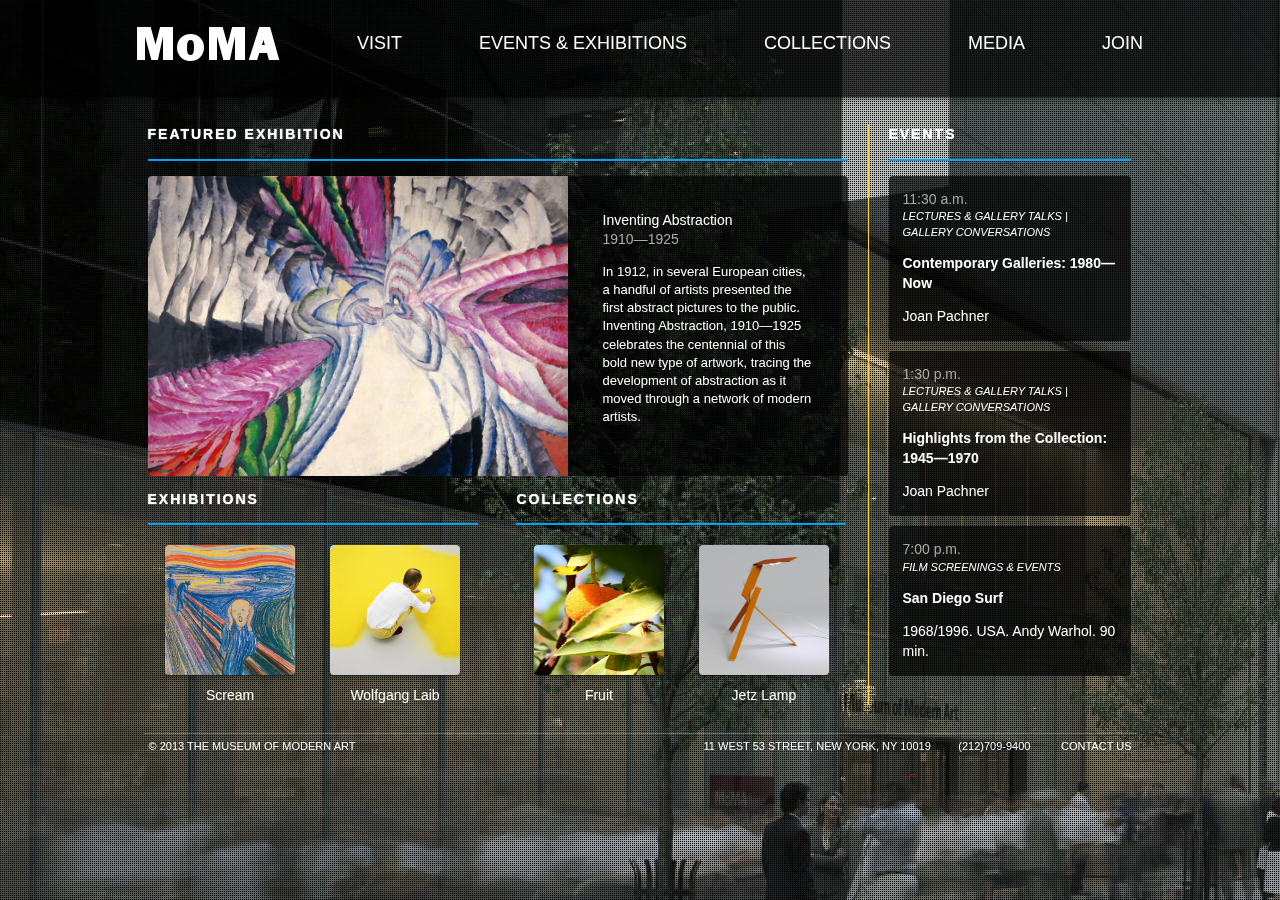
<file: index.html>
<!DOCTYPE html>

<html>
<head>
    <!-- enable HTML5 elements in IE7+8 -->
        <!--[if lt IE 9]>
        <script src="http://html5shim.googlecode.com/svn/trunk/html5.js"></script>
    <![endif]-->
    <link rel="stylesheet" href="css/reset.min.css">
    <link rel="stylesheet" href="css/style.min.css">
</head>
<body>

<div id="wrapper" class="group">

<div id="masthead" class="group">
     <nav>
         <ul>
             <li><a href="index.html"><img src="img/moma-logo.png"></a></li>
             <li><a href="visit.html">Visit</a></li>
             <li><a href="exhibition.html">Events &amp; Exhibitions</a></li>
             <li><a href="#">Collections</a></li>
             <li><a href="media.html">Media</a></li>
             <li><a href="#">Join</a></li>
         </ul>
     </nav>
</div>

    <div class="container">

    <div id="left" class="two-thirds">

        <div class="feature-wrap">
        <h1>Featured Exhibition</h1>
        <hr/>
            <div class="feature">
            <img src="img/inventing_abstraction.jpg"/>

            <div class="feature-info">
                Inventing Abstraction<br/>
                <span class="date">1910&mdash;1925</span>
                <p>
                    In 1912, in several European cities, a handful of artists presented the first abstract pictures to the public. Inventing Abstraction, 1910&mdash;1925 celebrates the centennial of this bold new type of artwork, tracing the development of abstraction as it moved through a network of modern artists.
                </p>
            </div>

            </div>
        </div> <!-- end feature-wrap -->

        <div id="exhibitions">
            <h2>Exhibitions</h2>
            <hr>
            <figure>
                <img class="shadow" src="img/munch_scream.jpg"/>
                <figcaption>Scream</figcaption>
            </figure>
            <figure>
                <img  class="shadow" src="img/wolfgang_lab.jpg"/>
                <figcpation>Wolfgang Laib</figcaption>
            </figure>
        </div>


        <div id="collections">
            <h2>Collections</h2>
            <hr>
            <figure>
                <img class="shadow" src="img/fruit.jpg"/>
                <figcaption>Fruit</figcaption>
                <!-- Fruit ; Roe Ethridge (American, born 1969) -->
            </figure>
            <figure>
                <img  class="shadow" src="img/jetz_lamp.jpg"/>
                <figcaption>Jetz Lamp</figcaption>
            </figure>
        </div>

    </div> <!--end left -->

    <div id = "right" class="one-third">
        <div>
        <h1>Events</h1>
        <hr/>

        <figure class="event">
            <span class="date">11:30 a.m.</span>
            <em>LECTURES &amp; GALLERY TALKS | GALLERY CONVERSATIONS</em>
            <h3>Contemporary Galleries: 1980&mdash;Now</h3>
            Joan Pachner
        </figure>

        <figure class="event">
           <span class="date">1:30 p.m.</span>
            <em>LECTURES &amp; GALLERY TALKS | GALLERY CONVERSATIONS</em>
            <h3>Highlights from the Collection: 1945&mdash;1970</h3>
            Joan Pachner
        </figure>

        <figure class="event">
            <span class="date">7:00 p.m.</span>
            <em>FILM SCREENINGS &amp; EVENTS</em>
            <h3>San Diego Surf</h3>
            1968/1996. USA. Andy Warhol. 90 min.
        </figure>
        </div>
    </div> <!--end right -->
    
    <div class="clearfix"></div>
    </div><!-- end container -->



</div> <!-- end wrapper -->

<footer>
    <span>&copy; 2013 THE MUSEUM OF MODERN ART</span> <div><span>11 West 53 Street, New York, NY 10019</span> <span>(212)709-9400</span> <span>Contact Us</span></div>
</footer>



<img id="bg" src="img/moma-bg.jpg" />
<div id="pattern"></div>

</body>
</html>
</file>
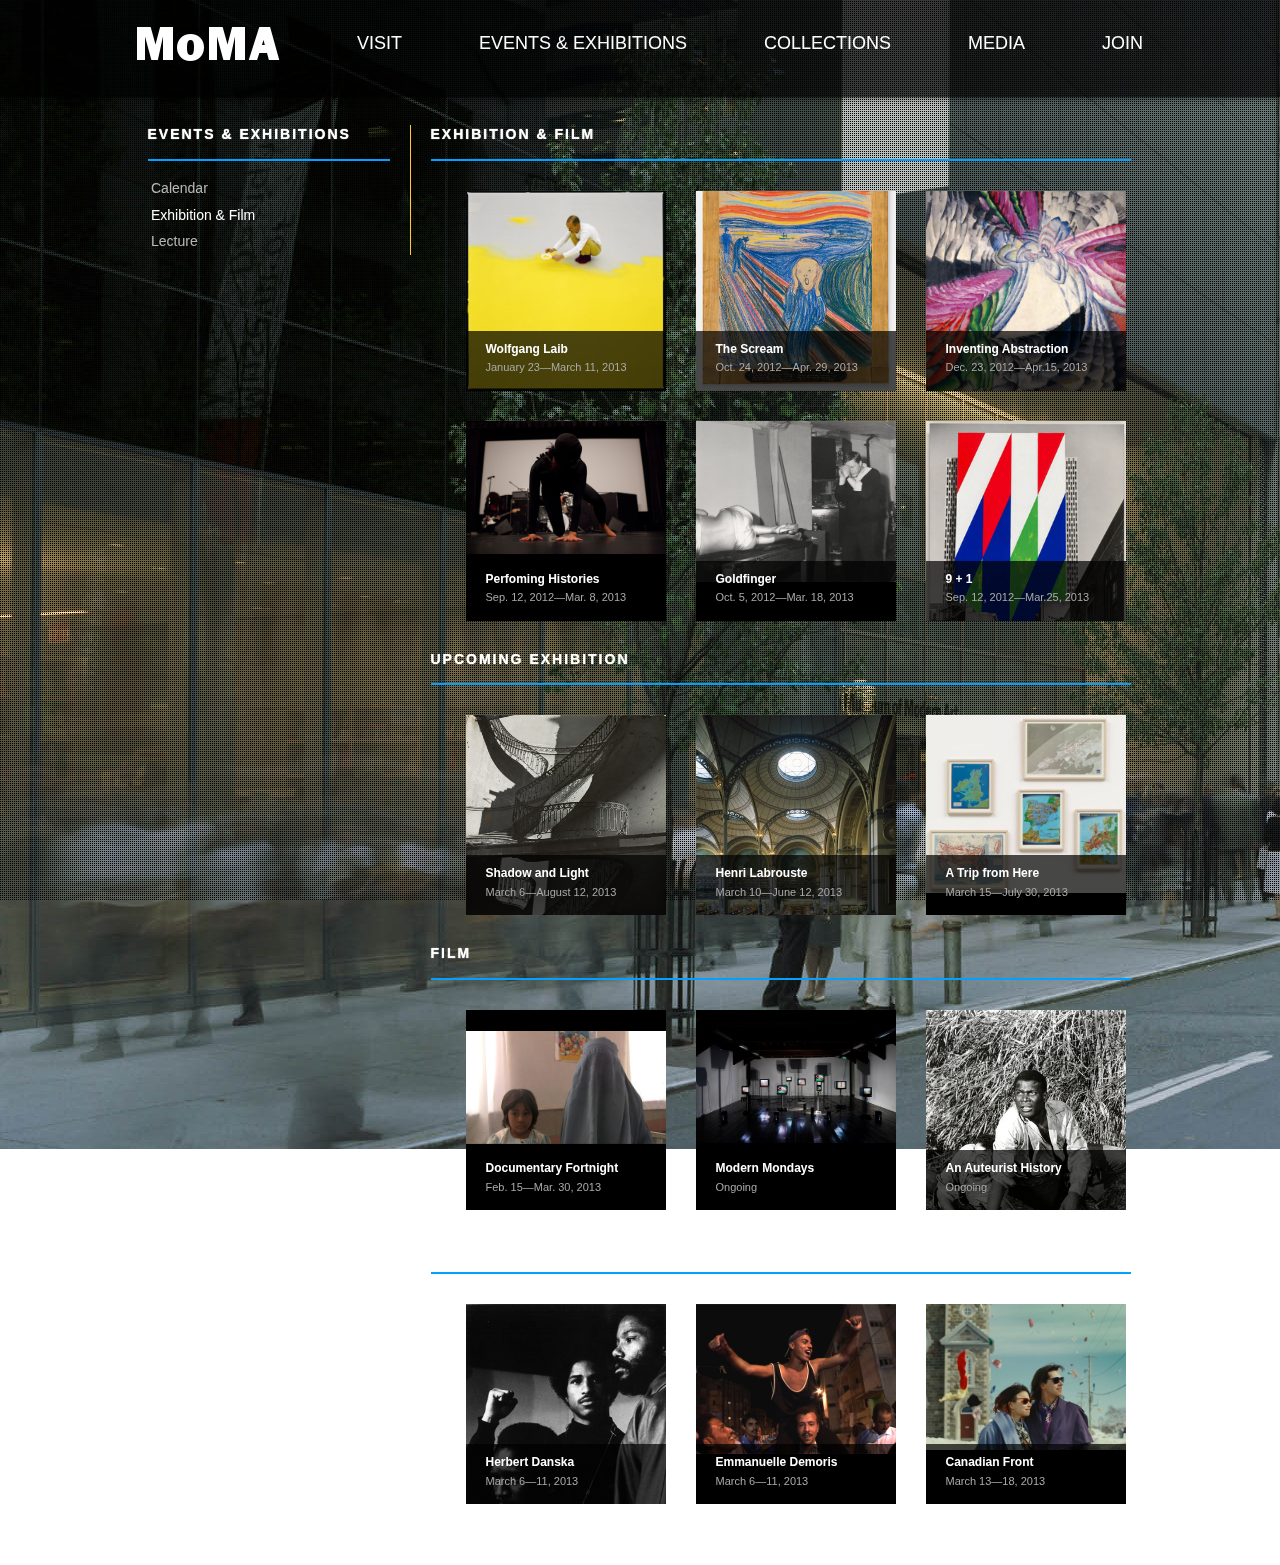
<file: exhibition.html>
<!DOCTYPE html>

<html>
<head>
    <!-- enable HTML5 elements in IE7+8 -->
        <!--[if lt IE 9]>
        <script src="http://html5shim.googlecode.com/svn/trunk/html5.js"></script>
    <![endif]-->
    <link rel="stylesheet" href="css/reset.min.css">
    <link rel="stylesheet" href="css/style.min.css">
</head>
<body >

<div id="wrapper" class="group">

<div id="masthead" class="group">
     <nav>
         <ul>
             <li><a href="index.html"><img src="img/moma-logo.png"></a></li>
             <li><a href="visit.html">Visit</a></li>
             <li><a href="exhibition.html">Events &amp; Exhibitions</a></li>
             <li><a href="#">Collections</a></li>
             <li><a href="media.html">Media</a></li>
             <li><a href="#">Join</a></li>
         </ul>
     </nav>
</div>

    <div class="container">

    <div id="left" class="one-third">

        <h1>EVENTS &amp; EXHIBITIONS</h1>
        <hr/>
			<ul class="sublist">
				<li>Calendar</li>
				<li class="active"><a href="exhibition.html"> Exhibition &amp; Film</a></li>
        		<li>Lecture</li>
        	</ul>

        	
        <!--
            FIXME: Change the content here for left column
        -->


    </div> <!--end left -->

    <div id ="right" class="two-thirds">
        <h1>Exhibition &amp; Film</h1>
        <hr/>
        
		<div class="exhibitioncontainer">
				<div class="exhibitionbody">
					<img src="img/exhibition1.jpg">
					<a href="wolfgang_laib.html">
					<div>
						<h6>Wolfgang Laib</h6>
						<span class="date">January 23&mdash;March 11, 2013</span>
						<p>
						Wolfgang Laib's Pollen from Hazelnut will inhabit the Museum's Donald B. and Catherine C. Marron Atrium, infusing the space with a yellow ... <em>Learn More &raquo;</em>
						</p>
					</div>
					</a>
				</div>
				
				<div class="exhibitionbody">
					<img style="position:absolute;bottom:0;"src="img/exhibition2.jpg">
					<a href="http://www.moma.org/visit/calendar/exhibitions/1330" target="_blank">
					<div>
						<h6>The Scream</h6>
						<span class="date">Oct. 24, 2012&mdash;Apr. 29, 2013</span>
						<p>
						Edvard Munch&apos;s iconic The Scream (1895), among the most celebrated and recognized images in art history, will be on view at The ... <em>Learn More &raquo;</em>
						</p>
					</div>
					</a>
				</div>
				
				<div class="exhibitionbody">
					<img src="img/inventing_abstraction.jpg">
					<a href="http://www.moma.org/visit/calendar/exhibitions/1291" target="_blank">
					<div>
						<h6>Inventing Abstraction</h6>
						<span class="date">Dec. 23, 2012&mdash;Apr.15, 2013</span>
						<p>
						In 1912, in several European cities, a handful of artists&dash;Vasily Kandinsky, Frantisek Kupka, Francis Picabia, and Robert Delaunay ... <em>Learn More &raquo;</em>
						</p>
					</div>
					</a>
        		</div>
        		
        		<div class="exhibitionbody">
        			<img src="img/exhibition3.jpg">
        			<a href="http://www.moma.org/visit/calendar/exhibitions/1328" target="_blank">
        			<div>
        				<h6>Perfoming Histories</h6>
						<span class="date">Sep. 12, 2012&mdash;Mar. 8, 2013</span>
						<p>
						The Department of Media and Performance Art presents a series of performances under the title Performing Histories: Live Artworks Examining ... <em>Learn More &raquo;</em>
						</p>
        			</div>
        			</a>
        		</div>
        		
        		<div class="exhibitionbody">
        			<img src="img/exhibition4.jpg">
        			<a href="http://www.moma.org/visit/calendar/exhibitions/1329" target="_blank">
        			<div>
        				<h6>Goldfinger</h6>
						<span class="date">Oct. 5, 2012&mdash;Mar. 18, 2013</span>
						<p>
						This small focus installation features the first film title sequence to enter MoMA&apos;s collection as a design work in its own right, along ... <em>Learn More &raquo;</em>
						</p>
        			</div>
        			</a>
        		</div>

				<div class="exhibitionbody">
					<img src="img/exhibition5.jpg">
					<a href="http://www.moma.org/visit/calendar/exhibitions/1313" target="_blank">
					<div>
						<h6>9 + 1</h6>
						<span class="date">Sep. 12, 2012&mdash;Mar.25, 2013</span>
						<p>
						The political potential of architecture was one of the founding credos of the avant-garde in the early 20th century. Yet today it is commonly believed ... <em>Learn More &raquo;</em>
						</p>
					</div>
					</a>
				</div>
				
				<div class="clearfix"></div>
		</div>

		<h2>UpComing Exhibition</h2>
		<hr/>

		<div class="exhibitioncontainer">

				<div class="exhibitionbody">
					<img src="img/exhibition6.jpg">
					<a href="http://www.moma.org/visit/calendar/exhibitions/1343" target="_blank">
					<div>
						<h6>Shadow and Light</h6>
						<span class="date">March 6&mdash;August 12, 2013</span>
						<p>
						Bill Brandt is a founding figure in photography&apos;s modernist traditions, and this exhibition represents a major ... <em>Learn More &raquo;</em>
						</p>
					</div>
					</a>
				</div>
				
				<div class="exhibitionbody">
					<img src="img/exhibition7.jpg">
					<a href="http://www.moma.org/visit/calendar/exhibitions/1319" target="_blank">
					<div>
						<h6>Henri Labrouste</h6>
						<span class="date">March 10&mdash;June 12, 2013</span>
						<p>
						Henri Labrouste: Structure Brought to Light, the first solo exhibition of Labrouste&apos;s work in the United States ... <em>Learn More &raquo;</em>
						</p>
					</div>
					</a>
				</div>
				
				<div class="exhibitionbody">
					<img src="img/exhibition8.jpg">
					<a href="http://www.moma.org/visit/calendar/exhibitions/1361" target="_blank">
					<div>
						<h6>A Trip from Here</h6>
						<span class="date">March 15&mdash;July 30, 2013</span>
						<p>
						Over the course of two years, from 2008 to 2010, the artist Mateo L&oacute;pez traveled through his native Colombia, from Bogota to Cali ... <em>Learn More &raquo;</em>
						</p>
					</div>
					</a>
				</div>
				
				<div class="clearfix"></div>
			</div>
			
			<h2>Film</h2>
			<hr/>
			
			<div class="exhibitioncontainer">
				<div class="exhibitionbody">
					<img style="position:relative; top: 21px;" src="img/film1.jpg">
					<a href="http://www.moma.org/visit/calendar/films/1351" target="_blank">
					<div>
						<h6>Documentary Fortnight</h6>
						<span class="date">Feb. 15&mdash;Mar. 30, 2013</span>
						<p>
						Since 2001, each February has marked the return of Documentary Fortnight, MoMA&apos;s annual showcase of recent ... <em>Learn More &raquo;</em>
						</p>
					</div>
					</a>
				</div>
				
				<div class="exhibitionbody">
					<img src="img/film2.jpg">
					<a href="http://www.moma.org/visit/calendar/films/560" target="_blank">
					<div>
						<h6>Modern Mondays</h6>
						<span class="date">Ongoing</span>
						<p>
						Where is the cutting edge of the motion picture? Discover it first at MoMA. Build upon the Museum&apos;s long tradition ... <em>Learn More &raquo;</em>
						</p>
					</div>
					</a>
				</div>
				
				<div class="exhibitionbody">
					<img src="img/film3.jpg">
					<a href="http://www.moma.org/visit/calendar/films/989" target="_blank">
					<div>
						<h6>An Auteurist History</h6>
						<span class="date">Ongoing</span>
						<p>
						This ongoing screening cycle is intended to serve as both an exploration of the richness of the Museum&apos;s film collection and ... <em>Learn More &raquo;</em>
						</p>
					</div>
					</a>
				</div>
			
				<div class="clearfix"></div>
			</div>
			
			<h2>Upcoming Film</h2>
			<hr/>
			
			<div class="exhibitioncontainer">
				<div class="exhibitionbody">
					<img src="img/film4.jpg">
					<a href="http://www.moma.org/visit/calendar/films/1356" target="_blank">
					<div>
						<h6>Herbert Danska</h6>
						<span class="date">March 6&mdash;11, 2013</span>
						<p>
						Described as &quot;a conspiracy of ritual, street theater, soul music, and cinema,&quot; Right On! is a pioneering concert ... <em>Learn More &raquo;</em>
						</p>
					</div>
					</a>
				</div>
				
				<div class="exhibitionbody">
					<img src="img/film5.jpg">
					<a href="http://www.moma.org/visit/calendar/films/1357" target="_blank">
					<div>
						<h6>Emmanuelle Demoris</h6>
						<span class="date">March 6&mdash;11, 2013</span>
						<p>
						The Mafrouza cycle comprises five films shot by Emmanuelle Demoris over a two-year period in the neighborhood of the ... <em>Learn More &raquo;</em>
						</p>
					</div>
					</a>
				</div>
				
				<div class="exhibitionbody">
					<img src="img/film6.jpg">
					<a href="http://www.moma.org/visit/calendar/films/1358" target="_blank">
					<div>
						<h6>Canadian Front</h6>
						<span class="date">March 13&mdash;18, 2013</span>
						<p>
						The 10th annual edition of Canadian Front presents New York premieres of recent Canadian narrative and documentary feature films ... <em>Learn More &raquo;</em>
						</p>
					</div>
					</a>
				</div>
			</div>
			
           <div class="clearfix"></div>    	
		</div>

         <!--
            FIXME: Change the content here for right column
        -->
    </div> <!--end right -->

    <div class="clearfix"></div>
    </div><!-- end container -->


</div> <!-- end wrapper -->

<footer>
    <span>&copy; 2013 THE MUSEUM OF MODERN ART</span> <div><span>11 West 53 Street, New York, NY 10019</span> <span>(212)709-9400</span> <span>Contact Us</span></div>
</footer>

<img id="bg" src="img/moma-bg.jpg" />
<div id="pattern"></div>

</body>
</html>
</file>
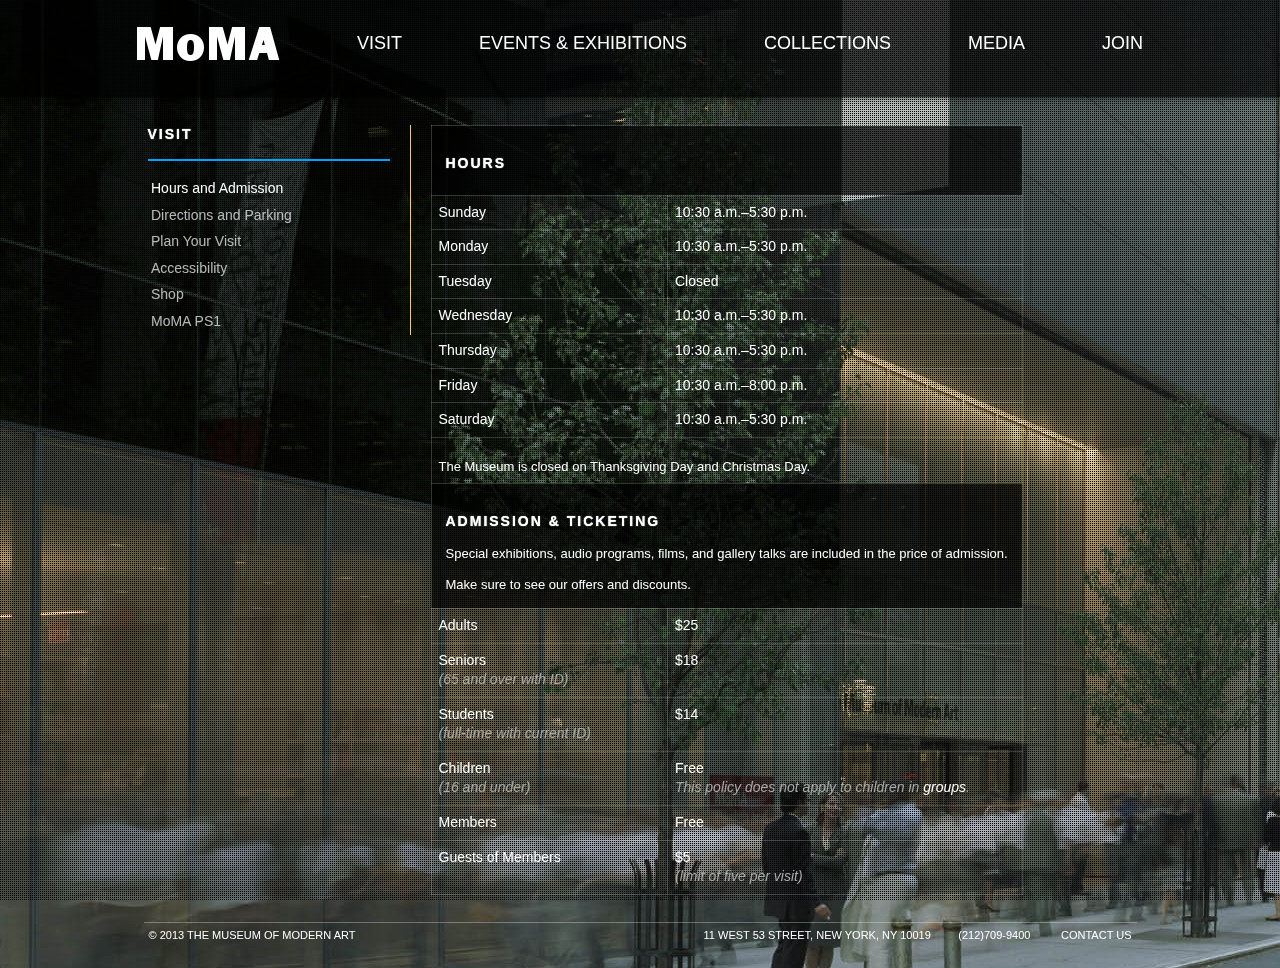
<file: hours.html>
<!DOCTYPE html>

<html>
<head>
    <!-- enable HTML5 elements in IE7+8 -->
        <!--[if lt IE 9]>
        <script src="http://html5shim.googlecode.com/svn/trunk/html5.js"></script>
    <![endif]-->
    <link rel="stylesheet" href="css/reset.min.css">
    <link rel="stylesheet" href="css/style.min.css">
</head>
<body >

<div id="wrapper" class="group">

<div id="masthead" class="group">
     <nav>
         <ul>
           <li><a href="index.html"><img src="img/moma-logo.png"></a></li>
           <li><a href="visit.html">Visit</a></li>
           <li><a href="exhibition.html">Events &amp; Exhibitions</a></li>
           <li><a href="#">Collections</a></li>
           <li><a href="media.html">Media</a></li>
           <li><a href="#">Join</a></li>
         </ul>
     </nav>
</div>

    <div class="container">

    <div id="left" class="one-third">

        <h1>Visit</h1>
        <hr/>
   
        <ul class="sublist">
            <li class="active"><a href="#">Hours and Admission</a></li>
            <li><a href="#">Directions and Parking</a></li>
            <li><a href="#">Plan Your Visit</a></li>
            <li><a href="#">Accessibility</a></li>
            <li><a href="#">Shop</a></li>
            <li><a href="#">MoMA PS1</a></li>
        </ul>


    </div> <!--end left -->

    <div id = "right" class="two-thirds">
    <table id="hours_table" cellspacing="0" > 
    <tr>
      <td colspan="3" class="tablehead">
        <h2>Hours</h2>
      </td>
    </tr>
    
    <tr>
      <td width="40%">Sunday</td> 
       <td width="60%">10:30 a.m.&ndash;5:30 p.m.</td>
    </tr>
      <tr>
      <td>Monday</td> 
      <td>10:30 a.m.&ndash;5:30 p.m.</td>
    </tr>
      <tr>
      <td>Tuesday</td> 
      <td>Closed<!--<br />
      <em class="gray">Open Tuesdays, June 26&ndash;September 25, 10:30 a.m.&ndash;5:30 p.m.</span>--></td>
    </tr>
      <tr>
      <td>Wednesday</td> 
      <td>10:30 a.m.&ndash;5:30 p.m.</td>
    </tr>
      <tr>
      <td>Thursday</td> 
      <td>10:30 a.m.&ndash;5:30 p.m.<!--<br />
       <em class="gray">Open until 8:30 p.m. the first Thursday of every month, September&ndash;June.</span>--></td>
    </tr>
      <tr>
      <td>Friday</td> 
      <td>10:30 a.m.&ndash;8:00 p.m.</td>
    </tr>
    <tr>
      <td>Saturday</td>
      <td>10:30 a.m.&ndash;5:30 p.m.</td>
    </tr>
      <td colspan="3" class="notes">
        <p>The Museum is closed on Thanksgiving Day and Christmas Day.</p>
      </td>
    <tr>
      <td colspan="3" class="tablehead">
        <h2>Admission &amp; Ticketing</h2>
        <p>Special exhibitions, audio programs, films, and gallery talks are included in the price of admission.</p>
        <p>Make sure to see our <a href="http://www.moma.org/visit/plan/offers#admission">offers and discounts</a>.</p>
      </td>
    </tr>
    <tr>
      <td>Adults</td> 
      <td colspan="2">$25</td>
    </tr>
    <tr>
      <td>Seniors<br />
      <em class="gray">(65 and over with ID)</em></td> 
      <td colspan="2">$18</td>
    </tr>
      <tr>
      <td>Students<br />
      <em class="gray">(full-time with current ID)</em></td> 
      <td colspan="2">$14</td>
    </tr>
      <tr>
      <td>Children<br />
      <em class="gray">(16 and under)</em></td> 
      <td colspan="2">Free<br />
      <em class="gray">This policy does not apply to children in <a href="http://www.moma.org/visit/plan/groups/">groups</a>.</em></td>
    </tr>
        <tr>
      <td><a href="/support/membership">Members</a></td> 
      <td colspan="2">Free</td>
      <tr>
      <td>Guests of Members</td> 
      <td colspan="2">$5<br />
      <em class="gray">(limit of five per visit)</em></td>
    </tr>  
    </tr>

    <tr>  
  </table>
    </div> <!--end right -->
    
    <div class="clearfix"></div>
    </div><!-- end container -->



</div> <!-- end wrapper -->

<footer>
    <span>&copy; 2013 THE MUSEUM OF MODERN ART</span> <div><span>11 West 53 Street, New York, NY 10019</span> <span>(212)709-9400</span> <span>Contact Us</span></div>
</footer>

<img id="bg" src="img/moma-bg.jpg" />
<div id="pattern"></div>

</body>
</html>
</file>
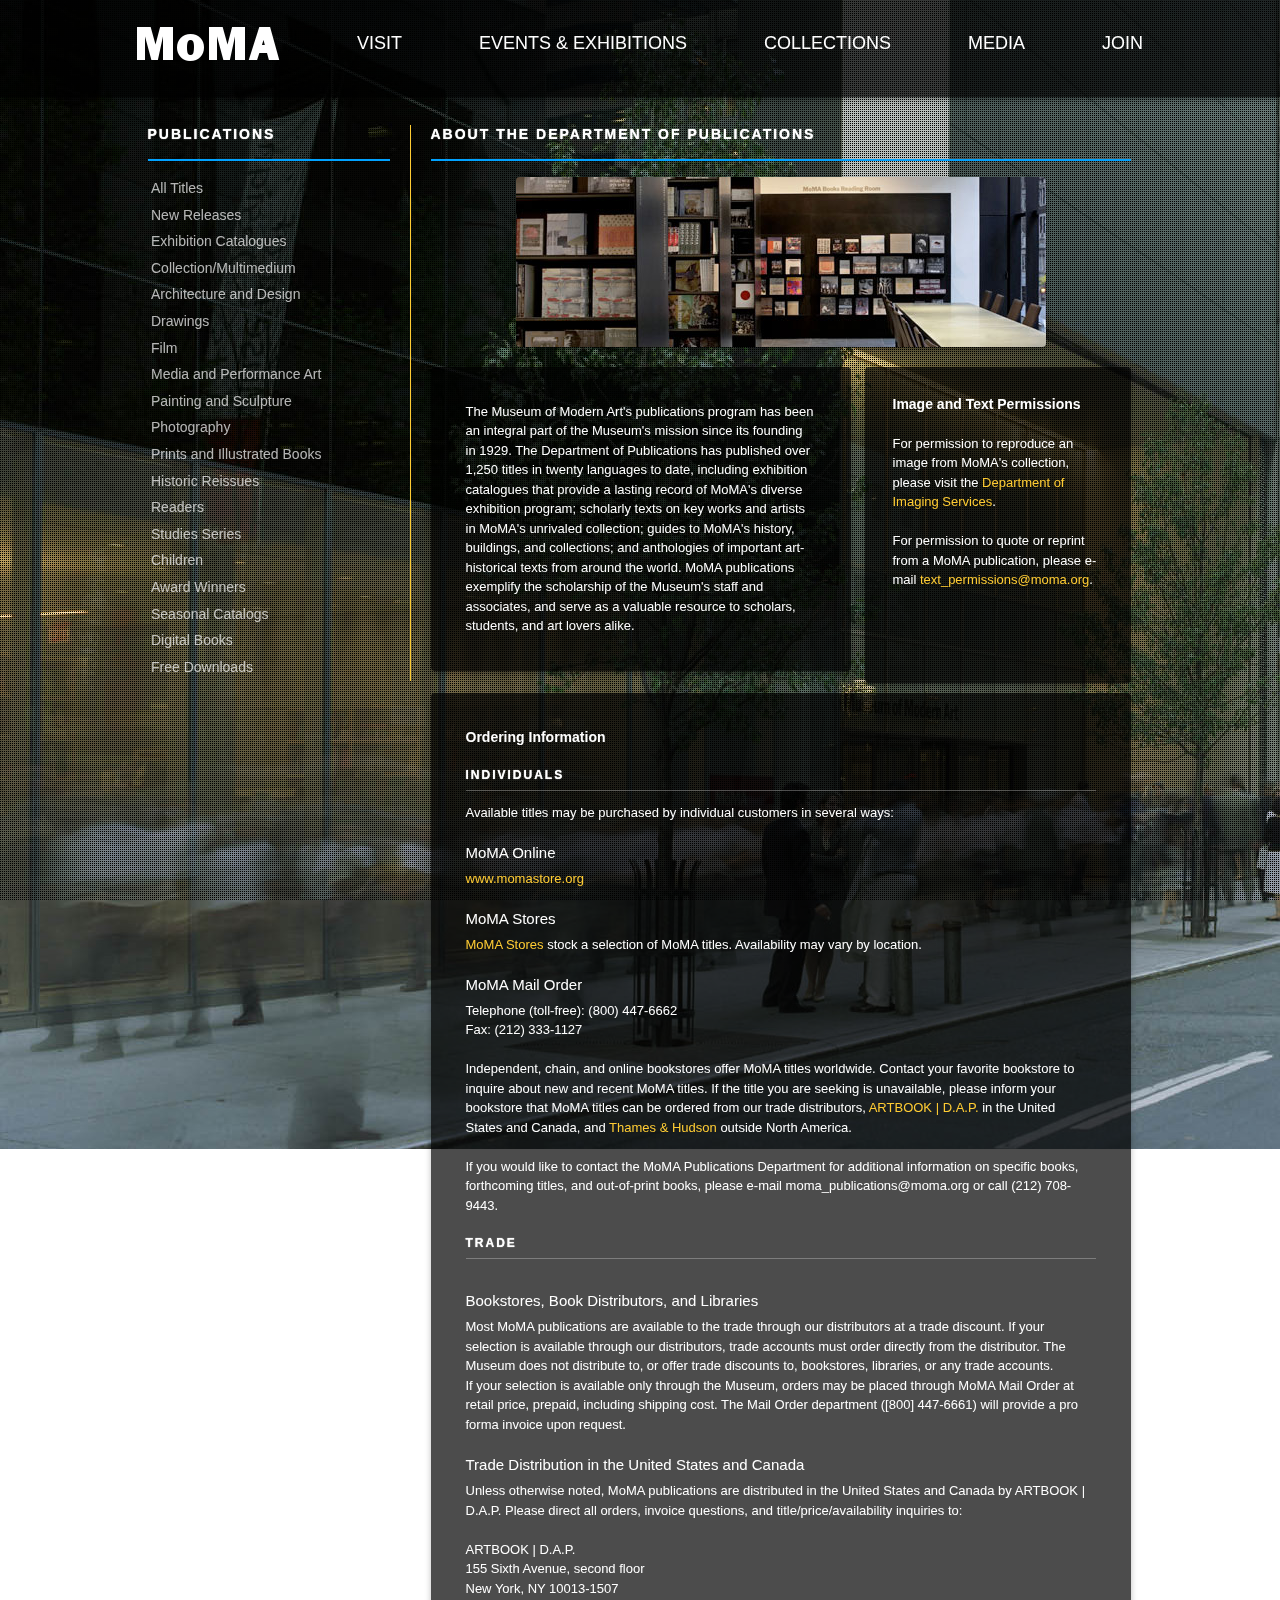
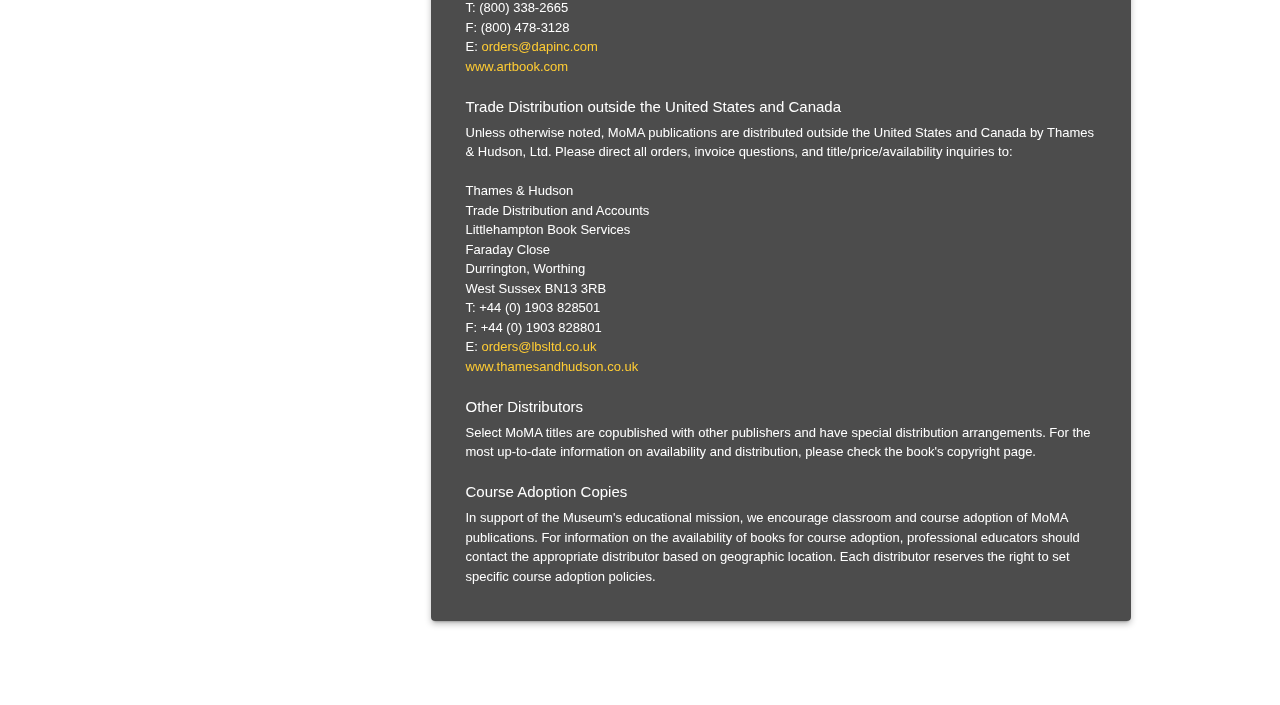
<file: publications.html>
<!DOCTYPE html>

<html>
<head>
    <!-- enable HTML5 elements in IE7+8 -->
        <!--[if lt IE 9]>
        <script src="http://html5shim.googlecode.com/svn/trunk/html5.js"></script>
    <![endif]-->
    <link rel="stylesheet" href="css/reset.min.css">
    <link rel="stylesheet" href="css/style.min.css">
	<style type="text/css">	
#pubfeature {
    border-radius: 4px;
    position: relative;
    float: left;
}
.pubfeature-info {
    background: rgba(0,0,0,0.7);
    padding: 5%;
    float: right;
    <!--width: 60%;-->
    height: 100%;
	margin-bottom: 10px;
}

.pubfeature-info p {
	margin-top: 0;
	line-height: 1.5em;
}

.pubfeature-info p a {
	color: #FC3;
	text-decoration: none;
}

.about {
	width: 50%;
	margin-right: 0;
	float: left;
}

.permissions {
	width: 30%;
	height: 260px;
	padding: 4%;
	float: right;
}

.ordering {
}

.ordering h5 {
	font-weight: normal;
	font-size: 15px;
	margin-bottom: 6px;
}

	</style>
</head>
<body>

<div id="wrapper" class="group">

<div id="masthead" class="group">
     <nav>
         <ul>
             <li><a href="index.html"><img src="img/moma-logo.png"></a></li>
             <li><a href="visit.html">Visit</a></li>
             <li><a href="exhibition.html">Events &amp; Exhibitions</a></li>
             <li><a href="#">Collections</a></li>
             <li><a href="media.html">Media</a></li>
             <li><a href="#">Join</a></li>
         </ul>
     </nav>
</div>

    <div class="container">

    <div id="left" class="one-third">

		<h1>Publications</h1>
        <hr/>
        <!--
            FIXME: Change the content here for left column
        -->
		<ul class="sublist">
				<li><a href="http://www.moma.org/explore/publications/results" target="_blank">All Titles</a></li>
				<li><a href"http://www.moma.org/explore/publications/results?category=new_releases" target="_blank">New Releases</a></li>
				<li><a href"http://www.moma.org/explore/publications/results?category=exhibition_catalogues" target="_blank">Exhibition Catalogues</a></li>
                <li><a href="http://www.moma.org/explore/publications/results?category=moma_collection" target="_blank">Collection/Multimedium</a></li>
                <li><a href="http://www.moma.org/explore/publications/results?category=architecture_and_design" target="_blank">Architecture and Design</a></li>
				<li><a href="http://www.moma.org/explore/publications/results?category=drawings" target="_blank">Drawings</a></li>
				<li><a href="http://www.moma.org/explore/publications/results?category=film" target="_blank">Film</a></li>
				<li><a href="http://www.moma.org/explore/publications/results?category=media_and_performance_art" target="_blank">Media and Performance Art</a></li>
				<li><a href="http://www.moma.org/explore/publications/results?category=painting_and_sculpture" target="_blank">Painting and Sculpture</a></li>
				<li><a href="http://www.moma.org/explore/publications/results?category=photography" target="_blank">Photography</a></li>
				<li><a href="http://www.moma.org/explore/publications/results?category=prints_and_illustrated_books">Prints and Illustrated Books</a></li>
				<li><a href="http://www.moma.org/explore/publications/results?category=historic_reissues"target="_blank">Historic Reissues</a></li>
				<li><a href="http://www.moma.org/explore/publications/results?category=readers" target="_blank">Readers</a></li>
				<li><a href="http://www.moma.org/explore/publications/results?category=studies_series">Studies Series</a></li>
				<li><a href="http://www.moma.org/explore/publications/results?category=children"target="_blank">Children</a></li>
				<li><a href="http://www.moma.org/explore/publications/results?category=award_winners" target="_blank">Award Winners</a></li>
				<li><a href"http://www.moma.org/explore/publications/seasonal_catalogs">Seasonal Catalogs</a></li>
				<li><a href"http://www.moma.org/explore/publications/digital_books">Digital Books</a></li>
				<li><a href"http://www.moma.org/explore/publications/free_downloads">Free Downloads</a></li>
			</ul>
    </div> <!--end left -->

    <div id = "right" class="two-thirds">
        <h1>About the Department of Publications</h1>
        <hr/>
         <!--
            FIXME: Change the content here for right column
        -->
		
			<img class="center shadow curved-border" style="margin-bottom: 20px; margin-top: 15px;" alt="book_store" src="img/book_store.jpg">
            <!--<div id="pubfeature">
			</div>-->
		
            <div class="pubfeature-info about shadow curved-border">
			<p>The Museum of Modern Art&apos;s publications program has been an integral part of the Museum&apos;s mission since its founding in 1929. The Department of Publications has published over 1,250 titles in twenty languages to date, including exhibition catalogues that provide a lasting record of MoMA&apos;s diverse exhibition program; scholarly texts on key works and artists in MoMA&apos;s unrivaled collection; guides to MoMA&apos;s history, buildings, and collections; and anthologies of important art-historical texts from around the world. MoMA publications exemplify the scholarship of the Museum&apos;s staff and associates, and serve as a valuable resource to scholars, students, and art lovers alike.</p>
			</div>
            <div class="pubfeature-info permissions shadow curved-border">
			<h3>Image and Text Permissions</h3>
			<br/>
			<p>For permission to reproduce an image from MoMA's collection, please visit the <a href="http://www.moma.org/explore/collection/image_permissions">Department of Imaging Services</a>.
			<br/>
			<br/>
			For permission to quote or reprint from a MoMA publication, please e-mail <a href="mailto:text_permissions@moma.org">text_permissions@moma.org</a>.
			</p>
			</div>
			
            <div class="pubfeature-info shadow curved-border ordering">
			<h3>Ordering Information</h3>
			<br/>
			<h4>Individuals</h4>
			<p>Available titles may be purchased by individual customers in several ways:</p>
			<br/>
			<h5>MoMA Online</h5>
			<p><a href="http://www.momastore.org/museum/moma/StoreCatalogDisplay_-1_10001_10451_?cm_mmc=MoMA-_-Other-_-Publications-_-NA">www.momastore.org</a></p>
			<br/>
			<h5>MoMA Stores</h5>
			<p><a href="http://www.moma.org/visit/plan/stores#shop">MoMA Stores</a> stock a selection of MoMA titles. Availability may vary by location.</p>
			<br/>
			<h5>MoMA Mail Order</h5>
			<p>Telephone (toll-free): (800) 447-6662<br/>Fax: (212) 333-1127</p>
			<br/>
			<p>Independent, chain, and online bookstores offer MoMA titles worldwide. Contact your favorite bookstore to inquire about new and recent MoMA titles. If the title you are seeking is unavailable, please inform your bookstore that MoMA titles can be ordered from our trade distributors, <a href=http://www.artbook.com/">ARTBOOK | D.A.P.</a> in the United States and Canada, and <a href="http://www.thamesandhudson.com/">Thames &amp; Hudson</a> outside North America.
			<br/>
			<br/>
			If you would like to contact the MoMA Publications Department for additional information on specific books, forthcoming titles, and out-of-print books, please e-mail moma_publications@moma.org or call (212) 708-9443.</p>
			
			<br/>
			<h4>Trade</h4>
			<br/>
			<h5>Bookstores, Book Distributors, and Libraries</h5>
			<p>Most MoMA publications are available to the trade through our distributors at a trade discount. If your selection is available through our distributors, trade accounts must order directly from the distributor. The Museum does not distribute to, or offer trade discounts to, bookstores, libraries, or any trade accounts.
			<br/>
			If your selection is available only through the Museum, orders may be placed through MoMA Mail Order at retail price, prepaid, including shipping cost. The Mail Order department ([800] 447-6661) will provide a pro forma invoice upon request.
			</p>
			<br/>
			<h5>Trade Distribution in the United States and Canada</h5>
			<p>Unless otherwise noted, MoMA publications are distributed in the United States and Canada by ARTBOOK | D.A.P. Please direct all orders, invoice questions, and title/price/availability inquiries to:
			<br/>
			<br/>
			ARTBOOK | D.A.P.<br/>
			155 Sixth Avenue, second floor<br/>
			New York, NY 10013-1507<br/>
			T: (800) 338-2665<br/>
			F: (800) 478-3128<br/>
			E: <a href="#">orders@dapinc.com</a><br/>
			<a href="http://www.artbook.com/">www.artbook.com</a><br/>
			</p>
			<br/>
			<h5>Trade Distribution outside the United States and Canada</h5>
			<p>Unless otherwise noted, MoMA publications are distributed outside the United States and Canada by Thames & Hudson, Ltd. Please direct all orders, invoice questions, and title/price/availability inquiries to:
			<br/>
			<br/>
			Thames & Hudson<br/>
			Trade Distribution and Accounts<br/>
			Littlehampton Book Services<br/>
			Faraday Close<br/>
			Durrington, Worthing<br/>
			West Sussex BN13 3RB<br/>
			T: +44 (0) 1903 828501<br/>
			F: +44 (0) 1903 828801<br/>
			E: <a href="#">orders@lbsltd.co.uk</a><br/>
			<a href="http://www.thamesandhudson.com/">www.thamesandhudson.co.uk</a>
			</p>
			<br/>
			<h5>Other Distributors</h5>
			<p>Select MoMA titles are copublished with other publishers and have special distribution arrangements. For the most up-to-date information on availability and distribution, please check the book's copyright page.
			</p>
			<br/>
			<h5>Course Adoption Copies</h5>
			<p>In support of the Museum's educational mission, we encourage classroom and course adoption of MoMA publications. For information on the availability of books for course adoption, professional educators should contact the appropriate distributor based on geographic location. Each distributor reserves the right to set specific course adoption policies.
			</p>
			</div>
			
		
    </div> <!--end right -->
    
    <div class="clearfix"></div>
    </div><!-- end container -->



</div> <!-- end wrapper -->

<footer>
    <span>&copy; 2013 THE MUSEUM OF MODERN ART</span> <div><span>11 West 53 Street, New York, NY 10019</span> <span>(212)709-9400</span> <span>Contact Us</span></div>
</footer>

<img id="bg" src="img/moma-bg.jpg" />
<div id="pattern"></div>

</body>
</html>
</file>
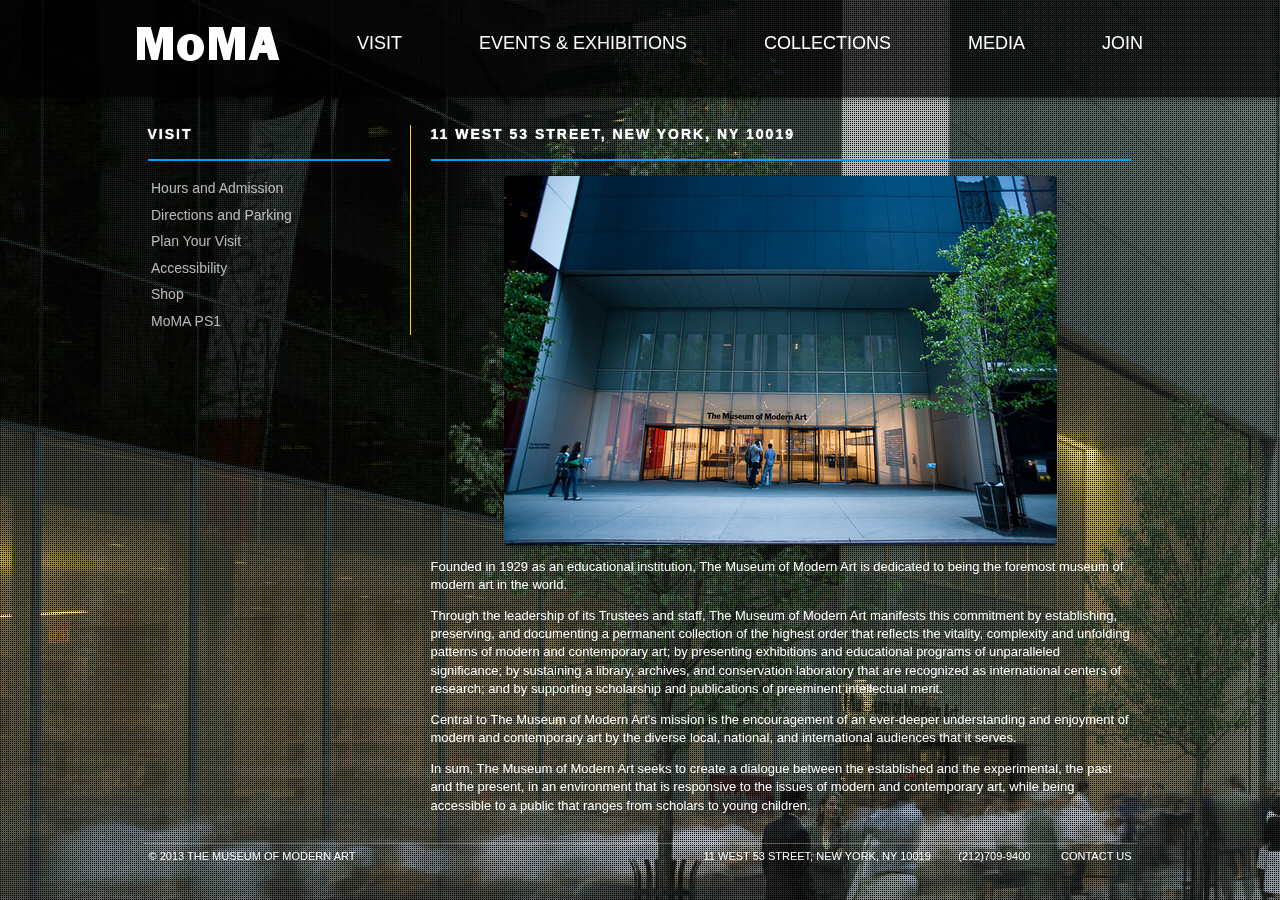
<file: visit.html>
<!DOCTYPE html>

<html>
<head>
    <!-- enable HTML5 elements in IE7+8 -->
        <!--[if lt IE 9]>
        <script src="http://html5shim.googlecode.com/svn/trunk/html5.js"></script>
    <![endif]-->
    <link rel="stylesheet" href="css/reset.min.css">
    <link rel="stylesheet" href="css/style.min.css">
</head>
<body >

<div id="wrapper" class="group">

<div id="masthead" class="group">
     <nav>
         <ul>
             <li><a href="index.html"><img src="img/moma-logo.png"></a></li>
             <li><a href="visit.html">Visit</a></li>
             <li><a href="exhibition.html">Events &amp; Exhibitions</a></li>
             <li><a href="#">Collections</a></li>
             <li><a href="media.html">Media</a></li>
             <li><a href="#">Join</a></li>
         </ul>
     </nav>
</div>

    <div class="container">

    <div id="left" class="one-third">

        <h1>Visit</h1>
        <hr/>
   
        <ul class="sublist">
            <li><a href="hours.html">Hours and Admission</a></li>
            <li><a href="#">Directions and Parking</a></li>
            <li><a href="#">Plan Your Visit</a></li>
            <li><a href="#">Accessibility</a></li>
            <li><a href="#">Shop</a></li>
            <li><a href="#">MoMA PS1</a></li>
        </ul>


    </div> <!--end left -->

    <div id = "right" class="two-thirds">
        <h1>11 West 53 Street, New York, NY 10019</h1>
        <hr/>
         <!--
            FIXME: Change the content here for right column
        -->
        <img src="img/moma_front.jpg" class="shadow curved-border center">
        <p>Founded in 1929 as an educational institution, The Museum of Modern Art is dedicated to being the foremost museum of modern art in the world.
        </p>
         <p>
        Through the leadership of its Trustees and staff, The Museum of Modern Art manifests this commitment by establishing, preserving, and documenting a permanent collection of the highest order that reflects the vitality, complexity and unfolding patterns of modern and contemporary art; by presenting exhibitions and educational programs of unparalleled significance; by sustaining a library, archives, and conservation laboratory that are recognized as international centers of research; and by supporting scholarship and publications of preeminent intellectual merit.
        </p>
        <p>
        Central to The Museum of Modern Art's mission is the encouragement of an ever-deeper understanding and enjoyment of modern and contemporary art by the diverse local, national, and international audiences that it serves.
        <p>
        <p>
        In sum, The Museum of Modern Art seeks to create a dialogue between the established and the experimental, the past and the present, in an environment that is responsive to the issues of modern and contemporary art, while being accessible to a public that ranges from scholars to young children.
        </p>
    </div> <!--end right -->
    
    <div class="clearfix"></div>
    </div><!-- end container -->



</div> <!-- end wrapper -->

<footer>
    <span>&copy; 2013 THE MUSEUM OF MODERN ART</span> <div><span>11 West 53 Street, New York, NY 10019</span> <span>(212)709-9400</span> <span>Contact Us</span></div>
</footer>

<img id="bg" src="img/moma-bg.jpg" />
<div id="pattern"></div>

</body>
</html>
</file>
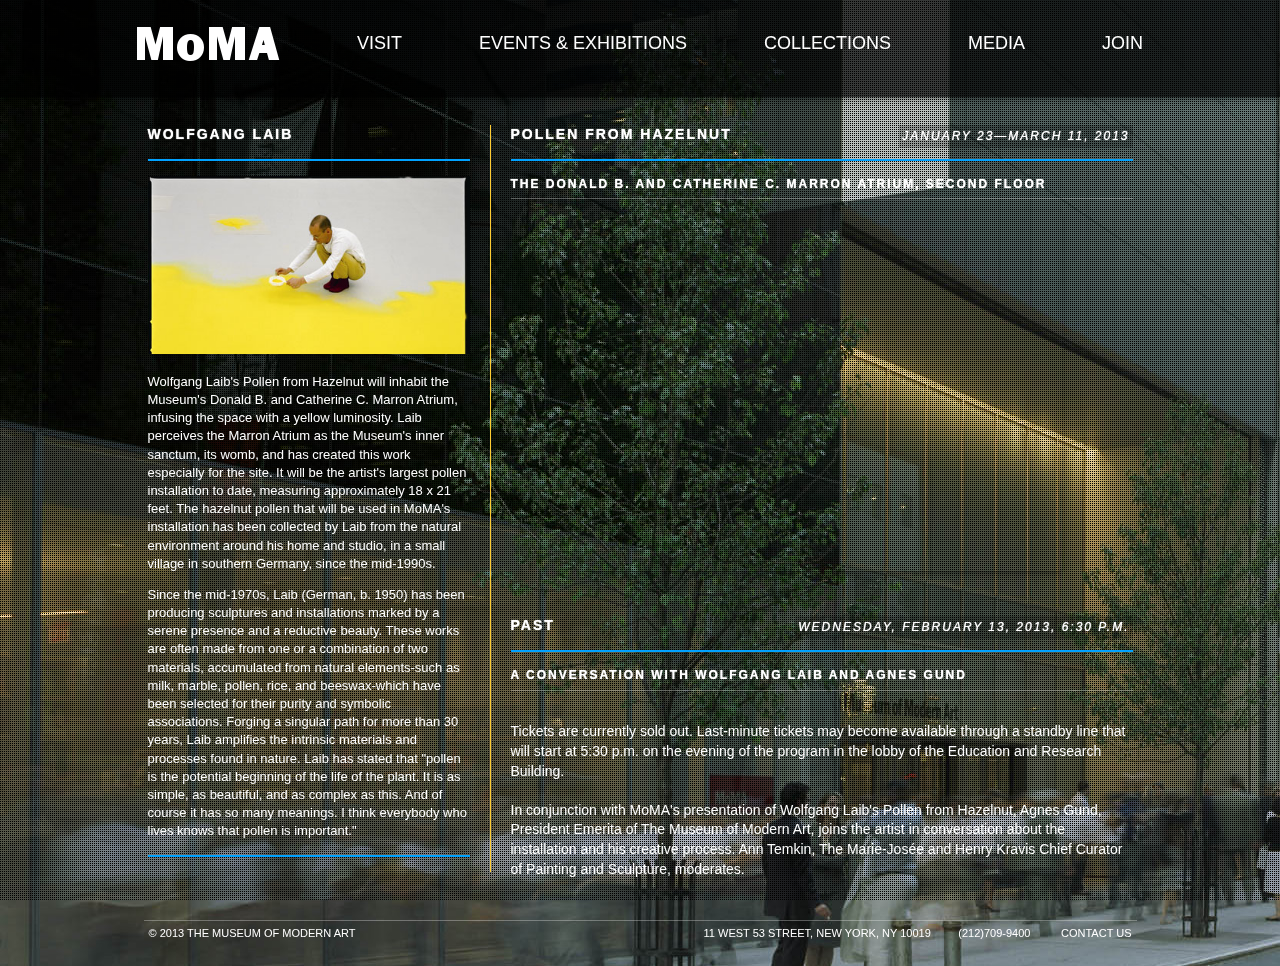
<file: wolfgang_laib.html>
<!DOCTYPE html>

<html>
<head>
    <!-- enable HTML5 elements in IE7+8 -->
        <!--[if lt IE 9]>
        <script src="http://html5shim.googlecode.com/svn/trunk/html5.js"></script>
    <![endif]-->
    <link rel="stylesheet" href="css/reset.min.css">
    <link rel="stylesheet" href="css/style.min.css">
</head>
<body >

<div id="wrapper" class="group">

<div id="masthead" class="group">
     <nav>
         <ul>
             <li><a href="index.html"><img src="img/moma-logo.png"></a></li>
             <li><a href="visit.html">Visit</a></li>
             <li><a href="exhibition.html">Events &amp; Exhibitions</a></li>
             <li>Collections</li>
             <li><a href="media.html">Media</a></li>
             <li>Join</li>
         </ul>
     </nav>
</div>

    <div class="container">

    <div id="left" style="width: 322px">

		<h1>Wolfgang Laib</h1>
        <hr/>
        <img src="img/wl.jpg" style="width:322px;">
        <p>
        Wolfgang Laib&apos;s Pollen from Hazelnut will inhabit the Museum&apos;s Donald B. and Catherine C. Marron Atrium, infusing the space with a yellow luminosity. Laib perceives the Marron Atrium as the Museum&apos;s inner sanctum, its womb, and has created this work especially for the site. It will be the artist&apos;s largest pollen installation to date, measuring approximately 18 x 21 feet. The hazelnut pollen that will be used in MoMA&apos;s installation has been collected by Laib from the natural environment around his home and studio, in a small village in southern Germany, since the mid-1990s.
        </p>
        <p>
        Since the mid-1970s, Laib (German, b. 1950) has been producing sculptures and installations marked by a serene presence and a reductive beauty. These works are often made from one or a combination of two materials, accumulated from natural elements&dash;such as milk, marble, pollen, rice, and beeswax&dash;which have been selected for their purity and symbolic associations. Forging a singular path for more than 30 years, Laib amplifies the intrinsic materials and processes found in nature. Laib has stated that &quot;pollen is the potential beginning of the life of the plant. It is as simple, as beautiful, and as complex as this. And of course it has so many meanings. I think everybody who lives knows that pollen is important.&quot;
        </p>
        <hr/>




        <!--
            FIXME: Change the content here for left column
        -->


    </div> <!--end left -->

    <div id ="right" style="width: 622px">
        <h1>Pollen from Hazelnut <em class="exhibitiondate">January 23&mdash;March 11, 2013</em></h1>
        <hr/>
		<h4>The Donald B. and Catherine C. Marron Atrium, second floor</h4>


		<iframe class="center shadow curved-border" src="http://www.moma.org/videos/embed/253/1251" width="480" height="360" frameborder="0" allowfullscreen="allowfullscreen" style="margin-bottom:45px"></iframe>




		<h2>Past<em class="exhibitiondate">Wednesday, February 13, 2013, 6:30 p.m.</em></h2>
		<hr/>
			<h4>A Conversation with Wolfgang Laib and Agnes Gund</h4>
			<br/>
				Tickets are currently sold out. Last-minute tickets may become available through a standby line that will start at 5:30 p.m. on the evening of the program in the lobby of the Education and Research Building.<br/>
				<br/>
				In conjunction with MoMA&apos;s presentation of Wolfgang Laib&apos;s Pollen from Hazelnut, Agnes Gund, President Emerita of The Museum of Modern Art, joins the artist in conversation about the installation and his creative process. Ann Temkin, The Marie-Jos&eacute;e and Henry Kravis Chief Curator of Painting and Sculpture, moderates.
			</p>


         <!--
            FIXME: Change the content here for right column
        -->
    </div> <!--end right -->

    <div class="clearfix"></div>
    </div><!-- end container -->


</div> <!-- end wrapper -->

<footer>
    <span>&copy; 2013 THE MUSEUM OF MODERN ART</span> <div><span>11 West 53 Street, New York, NY 10019</span> <span>(212)709-9400</span> <span>Contact Us</span></div>
</footer>

<img id="bg" src="img/moma-bg.jpg" />
<div id="pattern"></div>

</body>
</html>
</file>
<file: css/style.min.css>
/*
             _ 
 /|,/_  /|,//_/
/  //_//  // / 

*/   
html{height:100%}body,body.minimal{z-index:4;color:white;font-size:18px;font:14px/1.4 "Lucida Grande","Lucida Sans Unicode","Lucida Sans",Garuda,Verdana,Tahoma,sans-serif}.group:after{content:".";display:block;height:0;clear:both;visibility:hidden}.clearfix{clear:both}.shadow{-webkit-box-shadow:0 3px 6px rgba(0,0,0,0.25),0 3px 3px -3px rgba(0,0,0,0.45);-moz-box-shadow:0 3px 6px rgba(0,0,0,0.25),0 3px 3px -3px rgba(0,0,0,0.45);-ms-box-shadow:0 3px 6px rgba(0,0,0,0.25),0 3px 3px -3px rgba(0,0,0,0.45);-o-box-shadow:0 3px 6px rgba(0,0,0,0.25),0 3px 3px -3px rgba(0,0,0,0.45);box-shadow:0 3px 6px rgba(0,0,0,0.25),0 3px 3px -3px rgba(0,0,0,0.45)}hr{border-top:2px solid #01a2ff}#masthead{background:rgba(0,0,0,0.7)}#wrapper{margin:0 auto;z-index:5;position:relative}.container{padding:2em;z-index:6;position:relative;border-radius:4px;margin:0 auto;display:block;width:985px}.one-third{width:242px}.two-thirds{width:700px}#left{float:left;border-right:1px solid #FC3;padding-right:20px}#exhibitions,#collections{width:330px;display:inline-block}#collections{margin-left:35px}#exhibitions figure,#collections figure{float:left;width:50%;text-align:center}#exhibitions figure img,#collections figure img{width:130px;height:130px;margin:5px 15px;border-radius:4px}#right{float:left;height:100%;padding:0 0 0 20px}.event{margin:10px auto;padding:1em;background:rgba(0,0,0,0.7);border-radius:4px}.event h3{margin:1em 0}.event em{font-size:11px;display:block}h1,h2,h4{font:14px/1.4 "Lucida Grande","Lucida Sans Unicode","Lucida Sans",Garuda,Verdana,Tahoma,sans-serif;font-family:momagothic,helveticaneue,"helvetica neue",helvetica,arial,sans-serif;text-transform:uppercase;font-weight:bold;margin:0 auto 1em auto;text-shadow:0 0 1px white;letter-spacing:2px}h2{margin:1em auto .5em auto}h4{font-size:12px;border-bottom:1px solid rgba(240,240,240,0.3);padding-bottom:6px}h6{font-size:12px}nav{text-align:center;font:18px/1.4 "Lucida Grande","Lucida Sans Unicode","Lucida Sans",Garuda,Verdana,Tahoma,sans-serif;-webkit-box-shadow:0 3px 6px rgba(0,0,0,0.25),0 3px 3px -3px rgba(0,0,0,0.45);-moz-box-shadow:0 3px 6px rgba(0,0,0,0.25),0 3px 3px -3px rgba(0,0,0,0.45);-ms-box-shadow:0 3px 6px rgba(0,0,0,0.25),0 3px 3px -3px rgba(0,0,0,0.45);-o-box-shadow:0 3px 6px rgba(0,0,0,0.25),0 3px 3px -3px rgba(0,0,0,0.45);box-shadow:0 3px 6px rgba(0,0,0,0.25),0 3px 3px -3px rgba(0,0,0,0.45);padding:.5em 0 1em 0}nav li{padding:1em 2em;display:inline-block;text-transform:uppercase}#bg{position:fixed;top:0;left:0;min-height:100%;z-index:-4}#pattern{background:url('[data-uri]');position:fixed;top:0;right:0;left:0;bottom:0;z-index:0}.feature{overflow:hidden;height:300px;border-radius:4px;position:relative}.feature img{width:60%;float:left}img{background:rgba(0,0,0,0.2)}.feature-info{background:rgba(0,0,0,0.7);padding:5%;float:left;width:30%;height:100%}span.date,.gray{color:#AAA}p{font-size:13px;margin-top:1em}footer{border-top:1px solid rgba(255,255,255,0.3);position:relative;bottom:0;height:35px;padding:5px;width:983px;margin:0 auto;z-index:5;font-size:11px;text-transform:uppercase}footer span:nth-child(1){float:left}footer div{float:right}footer div span{padding-left:2.5em}a{color:white;text-decoration:none;cursor:pointer}.curved-border{border-radius:4px}body.minimal{color:black}.minimal a{color:black}.minimal #left,.minimal hr,.minimal .feature,.minimal footer{border-color:#CCC}.minimal #feature{border:1px solid #CCC}.minimal #masthead,.minimal .event,.minimal .feature-info{background:rgba(255,255,255,0.7)}.minimal #bg,.minimal #pattern{display:none}.active{opacity:1!important}ul.sublist{list-style:none}.sublist li{opacity:.7;-webkit-transition:all ease-in-out .3s;-moz-transition:all ease-in-out .3s;-ms-transition:all ease-in-out .3s;-o-transition:all ease-in-out .3s;transition:all ease-in-out .3s;position:relative;left:0;padding:.25em;cursor:pointer}.sublist li:hover{opacity:1;left:5px}.feature-info .sublist li{float:left}.feature-info .sublist li:before{content:" . ";position:relative;bottom:3px;color:#01a2ff}.center{display:block;margin:0 auto}td{border:1px solid rgba(240,240,240,0.2);padding:.5em}.tablehead{background:rgba(0,0,0,0.7);padding:1em}.bar{width:700px;background:rgba(0,0,0,0.7)}#bar{float:left;height:100%;padding:0 0 0 10px}ul.barlist{list-style:none;text-transform:uppercase;font-family:}.barlist li{opacity:.8;font-size:14px}.barlist li:hover{opacity:1}.exhibitiondate{font-size:12px;font-weight:normal;float:right;background:rgba(0,0,0,0.2);padding:3px;text-transform:uppercase}.exhibitioncontainer{height:100%;width:700px;padding:0 0 0 20px}.exhibitionbody{float:left;width:200px;height:200px;margin:15px;overflow:hidden;position:relative;background:black}.exhibitionbody img{width:100%}.exhibitionbody div{position:absolute;width:80%;height:90%;background:rgba(0,0,0,0.7);top:70%;padding:5% 10%;-webkit-transition:all ease-in-out .3s;-moz-transition:all ease-in-out .3s;-ms-transition:all ease-in-out .3s;-o-transition:all ease-in-out .3s;transition:all ease-in-out .3s}.exhibitionbody:hover div{top:0}.exhibitionbody .date{font-size:11px}.exhibitionbody div em{font-size:11px;color:#01a2ff;opacity:.7;-webkit-transition:all ease-in-out .3s;-moz-transition:all ease-in-out .3s;-ms-transition:all ease-in-out .3s;-o-transition:all ease-in-out .3s;transition:all ease-in-out .3s}.exhibitionbody div em:hover{opacity:1}
</file>
